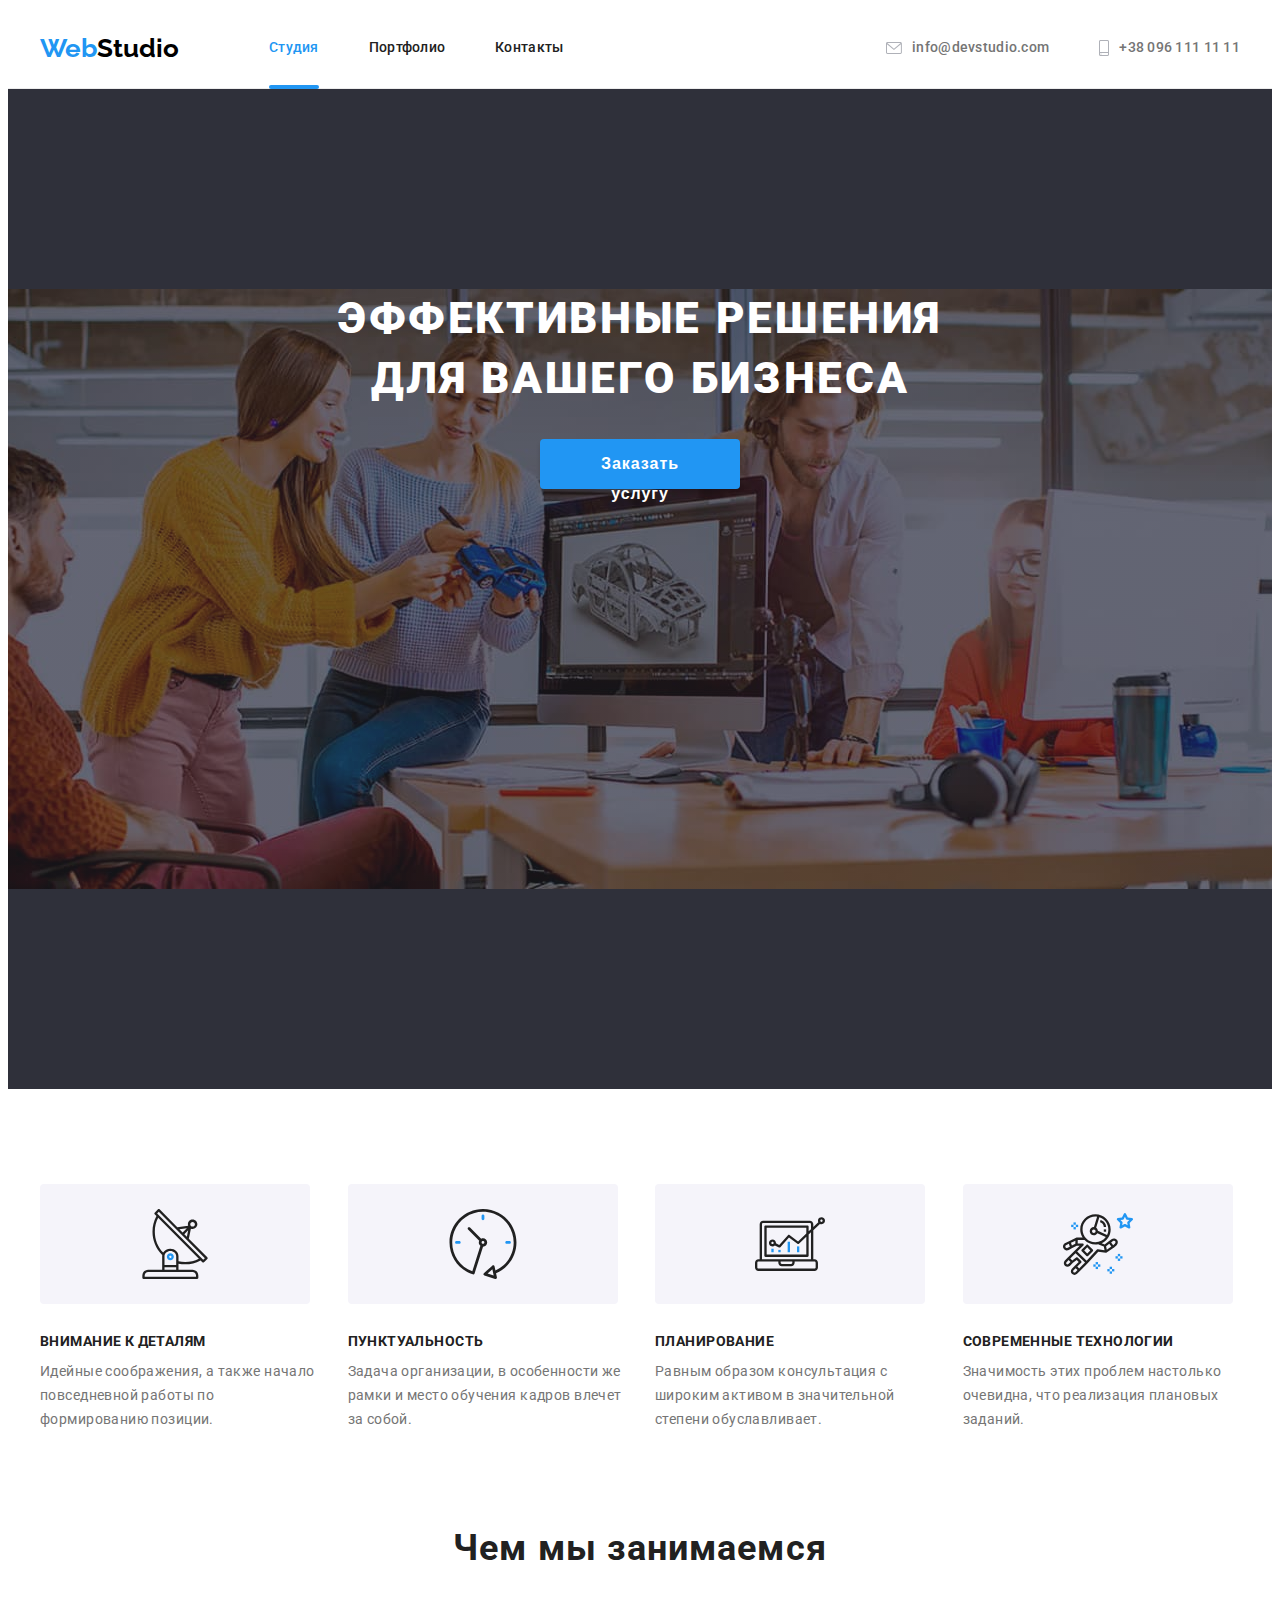
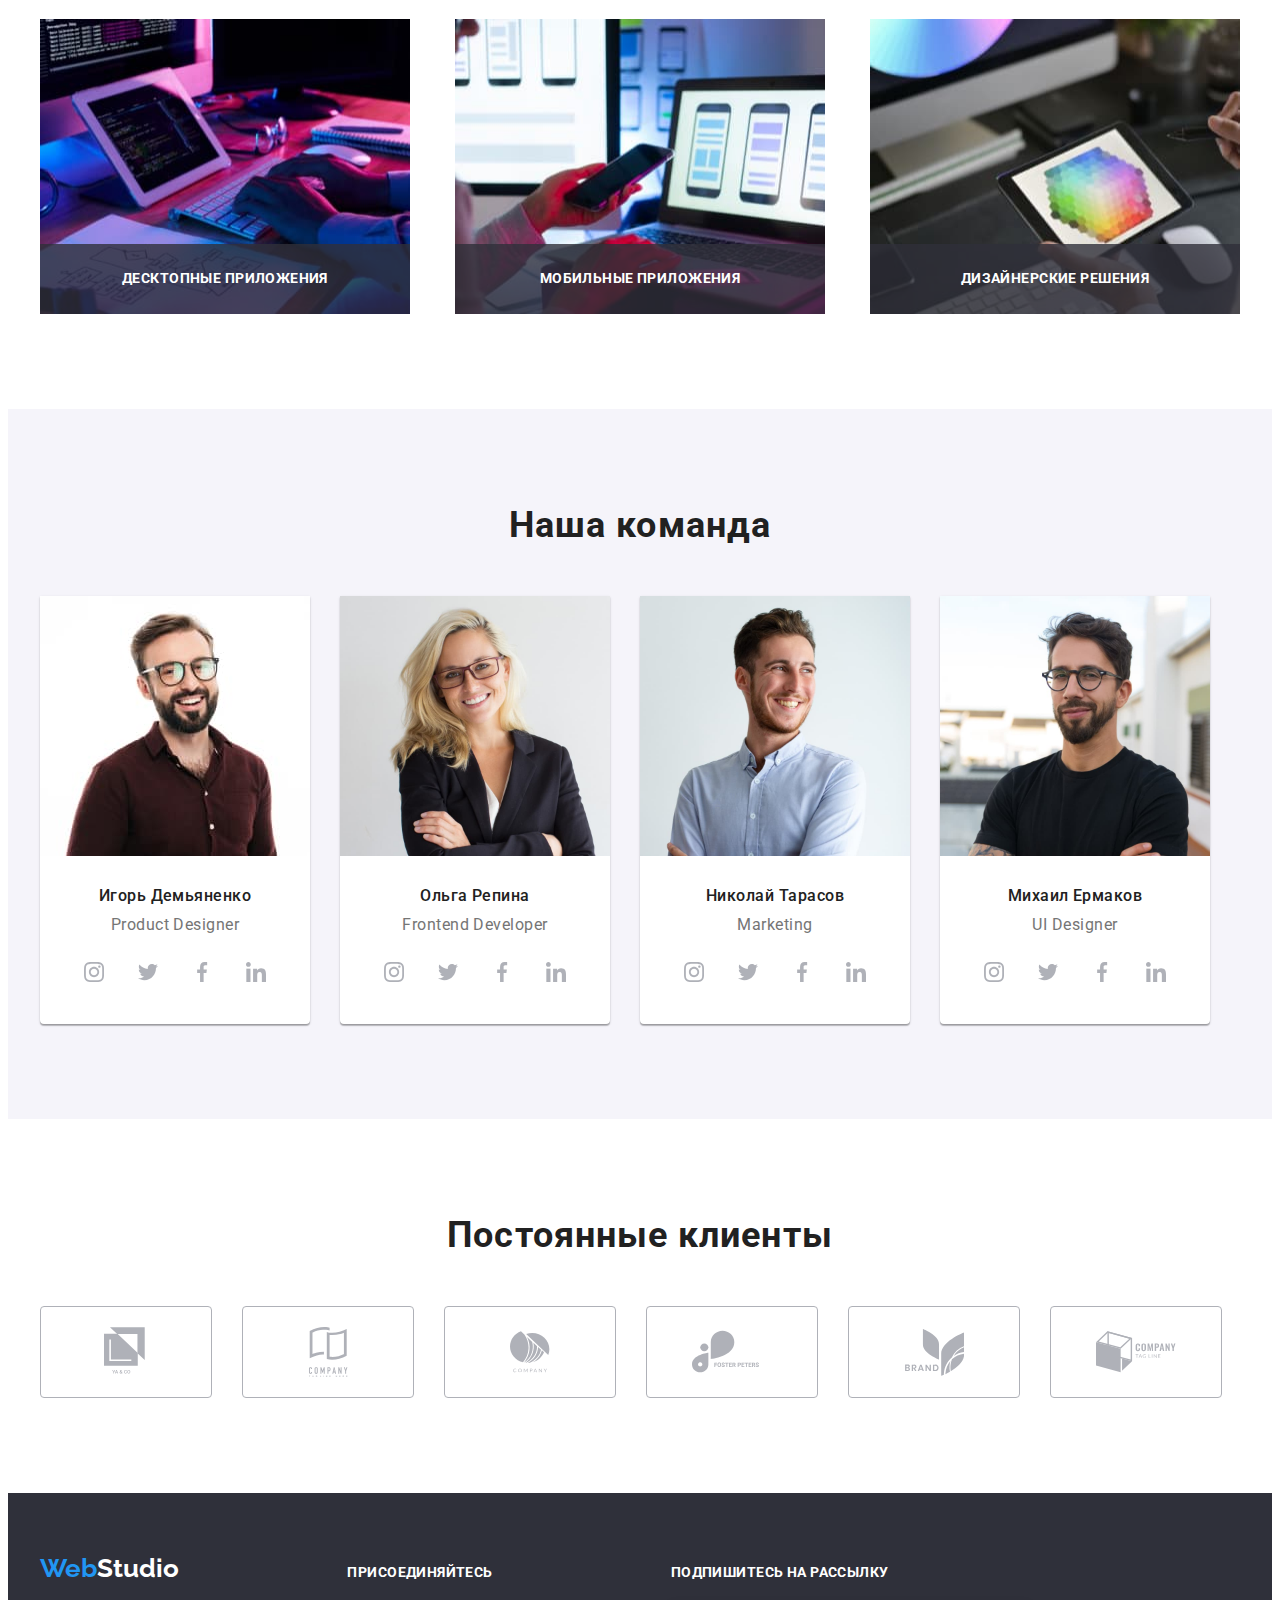
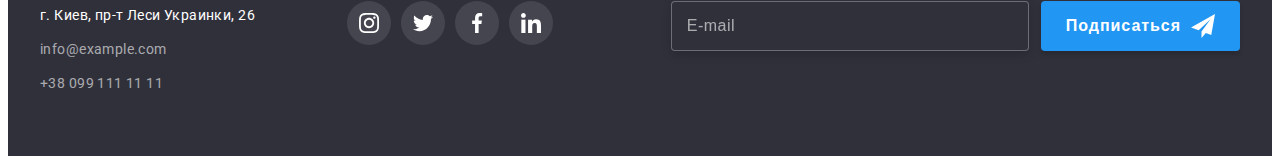
<file: index.html>
<!DOCTYPE html>
<html lang="ru">

<head>
    <meta charset="UTF-8">
    <meta http-equiv="X-UA-Compatible" content="IE=edge">
    <meta name="viewport" content="width=device-width, initial-scale=1.0">
    <title lang="en">WebStudio</title>
    <link rel="preconnect" href="https://fonts.gstatic.com">
    <link rel="stylesheet" href="https://cdnjs.cloudflare.com/ajax/libs/modern-normalize/1.0.0/modern-normalize.min.css" integrity="sha512-ISS7cAi1PEhQ8jnbJpJZMd29NlhNj4AWYyLOSp2CE/CsHxTCu+r+t0D2yoJudVrd0/8fTVPUVDzY5Tvli75u/g==" crossorigin="anonymous" />
    <link href="https://fonts.googleapis.com/css2?family=Raleway:wght@700&family=Roboto:wght@400;500;700;900&display=swap" rel="stylesheet">
    <link rel="stylesheet" href="./css/styles.css">
</head>

<body>
    <header class="header">
        <div class="navigation container">
            <nav>
                <ul class="list navigation">
                    <li><a class="logo link" lang="en" href="./index.html">Web<span class="logo-dark">Studio</span></a></li>
                    <li class="menu-left-side"><a class="link current nav" href="./index.html">Студия</a></li>
                    <li class="menu-left-side"><a class="link nav" href="./portfolio.html">Портфолио</a></li>
                    <li class="menu-left-side"><a class="link nav" href="">Контакты</a></li>
                </ul>
            </nav>
            <ul class="list navigation contacts">
                <li class="menu">
                    <a class="link upper-contacts" href="mailto:info@devstudio.com"><svg width="16" height="12"><use href="./images/sprite.svg#icon-envelope"></use></svg> <span class="text-nav">info@devstudio.com</span></a>
                </li>
                <li class="menu">
                    <a class="link upper-contacts" href="tel:+380961111111"><svg width="10" height="16"><use href="./images/sprite.svg#icon-smartphone"></use></svg><span class="text-nav">+38 096 111 11 11</span></a>
                </li>
            </ul>

        </div>

    </header>

    <main>
        <!-- HERO -->
        <section class="hero-section">
            <div class="container">
                <div class="hero-position">
                    <h1 class="hero-h1">Эффективные решения для вашего бизнеса</h1>
                    <button class="hero-button" type="button" data-modal-open>Заказать услугу</button></div>
            </div>
        </section>

        <!--FEATURES-->
        <section class="features-section">
            <div class="container">
                <h2 class="visually-hidden">Наши преимущества</h2>
                <ul class="list features-list">
                    <li class="feature-item">
                        <div class="feature-icon-wrap">
                            <svg class="features-icon" width="70" height="70">
                                <use href="./images/sprite.svg#icon-antenna"></use>
                            </svg>
                        </div>
                        <h3 class="features-header">Внимание к деталям</h3>
                        <p class="features-text">Идейные соображения, а также начало повседневной работы по формированию позиции.</p>

                    </li>
                    <li class="feature-item">
                        <div class="feature-icon-wrap">
                            <svg class="features-icon" width="70" height="70">
                                <use href="./images/sprite.svg#icon-clock"></use>
                            </svg>
                        </div>
                        <h3 class="features-header">Пунктуальность</h3>
                        <p class="features-text">Задача организации, в особенности же рамки и место обучения кадров влечет за собой.</p>
                    </li>
                    <li class="feature-item">
                        <div class="feature-icon-wrap"><svg class="features-icon" width="70" height="70"><use href="./images/sprite.svg#icon-diagram"></use></svg>
                        </div>
                        <h3 class="features-header">Планирование</h3>
                        <p class="features-text">Равным образом консультация с широким активом в значительной степени обуславливает.</p>
                    </li>
                    <li class="feature-item">
                        <div class="feature-icon-wrap"><svg class="features-icon" width="70" height="70"><use href="./images/sprite.svg#icon-astronaut"></use></svg>
                        </div>
                        <h3 class="features-header">Современные технологии</h3>
                        <p class="features-text">Значимость этих проблем настолько очевидна, что реализация плановых заданий.</p>
                    </li>
                </ul>
            </div>


        </section>

        <!--WEDO-->
        <section class="wedo-section">
            <div class="container">
                <h2 class="headline-section">Чем мы занимаемся</h2>
                <ul class="list wedo-img">
                    <li class="we-do-card">
                        <p class="we-do-capture">десктопные приложения</p>
                        <img src="./images/box_1.jpg" alt="десктопные приложения" width="370" height="295"></li>
                    <li class="we-do-card">
                        <p class="we-do-capture">мобильные приложения</p>

                        <img src="./images/box_2.jpg" alt="мобильные приложения" width="370" height="295"></li>
                    <li class="we-do-card">
                        <p class="we-do-capture">дизайнерские решения</p>

                        <img src="./images/box_3.jpg" alt="дизайнерские решения" width="370" height="295"></li>
                </ul>

            </div>

        </section>

        <!--TEAM-->
        <section class="team-section">
            <div class="container">
                <h2 class="headline-section">Наша команда</h2>
                <ul class="team-list list">
                    <li>
                        <div class="team-card">
                            <img src="./images/people/igor.jpg" alt="игорь в очках с бородой улыбается" width="270" height="260">
                            <div class="team-capture">
                                <h3 class="card-header">Игорь Демьяненко</h3>
                                <p class="card-text" lang="en">Product Designer</p>
                                <ul class="list socials-list">
                                    <li class="socials-icon-wrap">
                                        <a href="" class="socials-icon-item"><svg class="socials-icon" width="20" height="20"><use href="./images/sprite.svg#icon-instagram"></use></svg></a>
                                    </li>
                                    <li class="socials-icon-wrap">
                                        <a href="" class="socials-icon-item"><svg class="socials-icon" width="20" height="20"><use href="./images/sprite.svg#icon-twitter"></use></svg></a>
                                    </li>
                                    <li class="socials-icon-wrap">
                                        <a href="" class="socials-icon-item"><svg class="socials-icon" width="20" height="20"><use href="./images/sprite.svg#icon-facebook"></use></svg></a>
                                    </li>
                                    <li class="socials-icon-wrap">
                                        <a href="" class="socials-icon-item"><svg class="socials-icon" width="20" height="20"><use href="./images/sprite.svg#icon-linkedin"></use></svg></a>
                                    </li>
                                </ul>
                            </div>

                        </div>

                    </li>
                    <li>
                        <div class="team-card">
                            <img src="./images/people/olga.jpg" alt="ольга в очках улыбается" width="270" height="260">
                            <div class="team-capture">
                                <h3 class="card-header">Ольга Репина</h3>
                                <p class="card-text" lang="en">Frontend Developer</p>
                                <ul class="list socials-list">
                                    <li class="socials-icon-wrap">
                                        <a href="" class="socials-icon-item"><svg class="socials-icon" width="20" height="20"><use href="./images/sprite.svg#icon-instagram"></use></svg></a>
                                    </li>
                                    <li class="socials-icon-wrap">
                                        <a href="" class="socials-icon-item"><svg class="socials-icon" width="20" height="20"><use href="./images/sprite.svg#icon-twitter"></use></svg></a>
                                    </li>
                                    <li class="socials-icon-wrap">
                                        <a href="" class="socials-icon-item"><svg class="socials-icon" width="20" height="20"><use href="./images/sprite.svg#icon-facebook"></use></svg></a>
                                    </li>
                                    <li class="socials-icon-wrap">
                                        <a href="" class="socials-icon-item"><svg class="socials-icon" width="20" height="20"><use href="./images/sprite.svg#icon-linkedin"></use></svg></a>
                                    </li>
                                </ul>
                            </div>

                        </div>
                    </li>
                    <li>
                        <div class="team-card">
                            <img src="./images/people/nick.jpg" alt="николай улыбается" width="270" height="260">
                            <div class="team-capture">
                                <h3 class="card-header">Николай Тарасов</h3>
                                <p class="card-text" lang="en">Marketing</p>
                                <ul class="list socials-list">
                                    <li class="socials-icon-wrap">
                                        <a href="" class="socials-icon-item"><svg class="socials-icon" width="20" height="20"><use href="./images/sprite.svg#icon-instagram"></use></svg></a>
                                    </li>
                                    <li class="socials-icon-wrap">
                                        <a href="" class="socials-icon-item"><svg class="socials-icon" width="20" height="20"><use href="./images/sprite.svg#icon-twitter"></use></svg></a>
                                    </li>
                                    <li class="socials-icon-wrap">
                                        <a href="" class="socials-icon-item"><svg class="socials-icon" width="20" height="20"><use href="./images/sprite.svg#icon-facebook"></use></svg></a>
                                    </li>
                                    <li class="socials-icon-wrap">
                                        <a href="" class="socials-icon-item"><svg class="socials-icon" width="20" height="20"><use href="./images/sprite.svg#icon-linkedin"></use></svg></a>
                                    </li>
                                </ul>
                            </div>

                        </div>
                    </li>
                    <li>
                        <div class="team-card">
                            <img src="./images/people/michal.jpg" alt="михаил немного улыбается" width="270" height="260">
                            <div class="team-capture">
                                <h3 class="card-header">Михаил Ермаков</h3>
                                <p class="card-text" lang="en">UI Designer</p>
                                <ul class="list socials-list">
                                    <li class="socials-icon-wrap">
                                        <a href="" class="socials-icon-item"><svg class="socials-icon" width="20" height="20"><use href="./images/sprite.svg#icon-instagram"></use></svg></a>
                                    </li>
                                    <li class="socials-icon-wrap">
                                        <a href="" class="socials-icon-item"><svg class="socials-icon" width="20" height="20"><use href="./images/sprite.svg#icon-twitter"></use></svg></a>
                                    </li>
                                    <li class="socials-icon-wrap">
                                        <a href="" class="socials-icon-item"><svg class="socials-icon" width="20" height="20"><use href="./images/sprite.svg#icon-facebook"></use></svg></a>
                                    </li>
                                    <li class="socials-icon-wrap">
                                        <a href="" class="socials-icon-item"><svg class="socials-icon" width="20" height="20"><use href="./images/sprite.svg#icon-linkedin"></use></svg></a>
                                    </li>
                                </ul>
                            </div>

                        </div>
                    </li>
                </ul>
            </div>

        </section>

        <!--CLIENTS-->
        <section class="clients-section">
            <div class="container">
                <h2 class="headline-section">Постоянные клиенты</h2>
                <ul class="clients-list list">
                    <li class="clients-list-item">
                        <a href="" class="clients-list-link"><svg class="client-icon" width="45" height="50"><use href="./images/sprite.svg#icon-logo-1"></use></svg></a>
                    </li>
                    <li class="clients-list-item">
                        <a href="" class="clients-list-link"><svg class="client-icon" width="45" height="50"><use href="./images/sprite.svg#icon-logo-2"></use></svg></a>
                    </li>
                    <li class="clients-list-item">
                        <a href="" class="clients-list-link"><svg class="client-icon" width="40" height="52"><use href="./images/sprite.svg#icon-logo-3"></use></svg></a>
                    </li>
                    <li class="clients-list-item">
                        <a href="" class="clients-list-link"><svg class="client-icon" width="80" height="50"><use href="./images/sprite.svg#icon-logo-4"></use></svg></a>
                    </li>
                    <li class="clients-list-item">
                        <a href="" class="clients-list-link"><svg class="client-icon" width="59" height="47"><use href="./images/sprite.svg#icon-logo-5"></use></svg></a>
                    </li>
                    <li class="clients-list-item">
                        <a href="" class="clients-list-link"><svg class="client-icon" width="80" height="50"><use href="./images/sprite.svg#icon-logo-6 "></use></svg></a>
                    </li>
                </ul>
            </div>
        </section>
    </main>

    <footer class="footer-section">
        <div class="footer-position container">
            <div class="right-footer">
                <a lang="en" class="logo-down link" href="./index.html">Web<span class="logo-light">Studio</span></a>
                <address class="general-adress">
            <ul class="list ">
                <li class="address-item"><a class="link address" href="https://goo.gl/maps/BEkhHuZWLyBjJodx8" target="_blank" rel="noreferrer noopenerr" >г. Киев, пр-т Леси Украинки, 26</a></li>
                <li class="address-item"><a class="link bottom-contacts" href="mailto:info@example.com">info@example.com</a></li>
                <li class="address-item"><a class="link bottom-contacts" href="tel:+380991111111">+38 099 111 11 11</a></li>
            </ul>
                </address>
            </div>


            <div class="side-footer">
                <p class="call-action">Присоединяйтесь</p>
                <ul class="list socials-list-footer">
                    <li class="socials-footer-item">
                        <a href="" class="socials-icon-item-footer"><svg class="socials-icon" width="20" height="20"><use href="./images/sprite.svg#icon-instagram "></use></svg>
                        </a>
                    </li>
                    <li class="socials-footer-item">
                        <a href="" class="socials-icon-item-footer"><svg class="socials-icon" width="20" height="20"><use href="./images/sprite.svg#icon-twitter "></use></svg>
                        </a>
                    </li>
                    <li class="socials-footer-item">
                        <a href="" class="socials-icon-item-footer"><svg class="socials-icon" width="20" height="20"><use href="./images/sprite.svg#icon-facebook "></use></svg>
                        </a>
                    </li>
                    <li class="socials-footer-item">
                        <a href="" class="socials-icon-item-footer"><svg class="socials-icon" width="20" height="20"><use href="./images/sprite.svg#icon-linkedin "></use></svg>
                        </a>
                    </li>
                </ul>
            </div>
            <div class="form-side">
                <p class="form-call">Подпишитесь на рассылку
                </p>
                <form action="#" class="subsc-form">
                    <label for="subsc-mail" class="visually-hidden">Подписка на рассылку</label>
                    <input id="subsc-mail" required type="email" name="mail-for-subscribe" placeholder="E-mail" class="subsc-input">
                    <button type="submit" class="subsc-btn">
                        Подписаться
                        <svg class="send-icon" width="24" height="24"><use href="./images/sprite.svg#icon-send"></use></svg>
                    </button>
                </form>
            </div>
        </div>
    </footer>

    <div class="backdrop is-hidden" data-modal>
        <div class="hero-modal">
            <button class="modal-close" type="button" data-modal-close><svg class="close-icon" width="16" height="16" ><use href="./images/sprite.svg#icon-close"></use></svg>
            </button>
            <form action="#" class="modal-form">
                <p class="modal-call">Оставьте свои данные, мы вам перезвоним</p>
                <label class="modal-input-label">
                    Имя
                    <span class="icon-input-wrap">
                        <input type="text" class="modal-input" name="user-name" required minlength="2">
                        <svg class="form-icon" width="18" height="18"><use href="./images/sprite.svg#icon-person"></use></svg>
                    </span>
                </label>
                <label class="modal-input-label">
                    Телефон
                    <span class="icon-input-wrap">
                        <input type="tel" class="modal-input" name="user-phone" required pattern="[0-9]{3}-[0-9]{3}-[0-9]{2}-[0-9]{2}" title="096-111-11-11">
                        <svg class="form-icon" width="18" height="18"><use href="./images/sprite.svg#icon-tel"></use></svg>
                    </span>
                </label>
                <label class="modal-input-label">
                    Почта
                    <span class="icon-input-wrap">
                        <input type="email" class="modal-input" name="user-mail" required>
                        <svg class="form-icon" width="18" height="18"><use href="./images/sprite.svg#icon-email"></use></svg>
                </span>
                </label>
                <label class="modal-textarea-label">
                    Комментарий
                    <textarea name="user-message" class="modal-textarea" placeholder="Введите текст"></textarea>
                </label>
                <div class="term-wrap">
                    <input id="check-term" type="checkbox" name="user-agreement" class="visually-hidden modal-check">
                    <label for="check-term" class="modal-check-label">Соглашаюсь с рассылкой и принимаю&nbsp;<a href="#" class="link term-link">Условия договора</a></label>
                </div>
                <button type="submit" class="modal-form-btn">
                    Отправить
                </button>
            </form>
        </div>
    </div>
    <script src="./js/modal.js"></script>
</body>

</html>
</file>
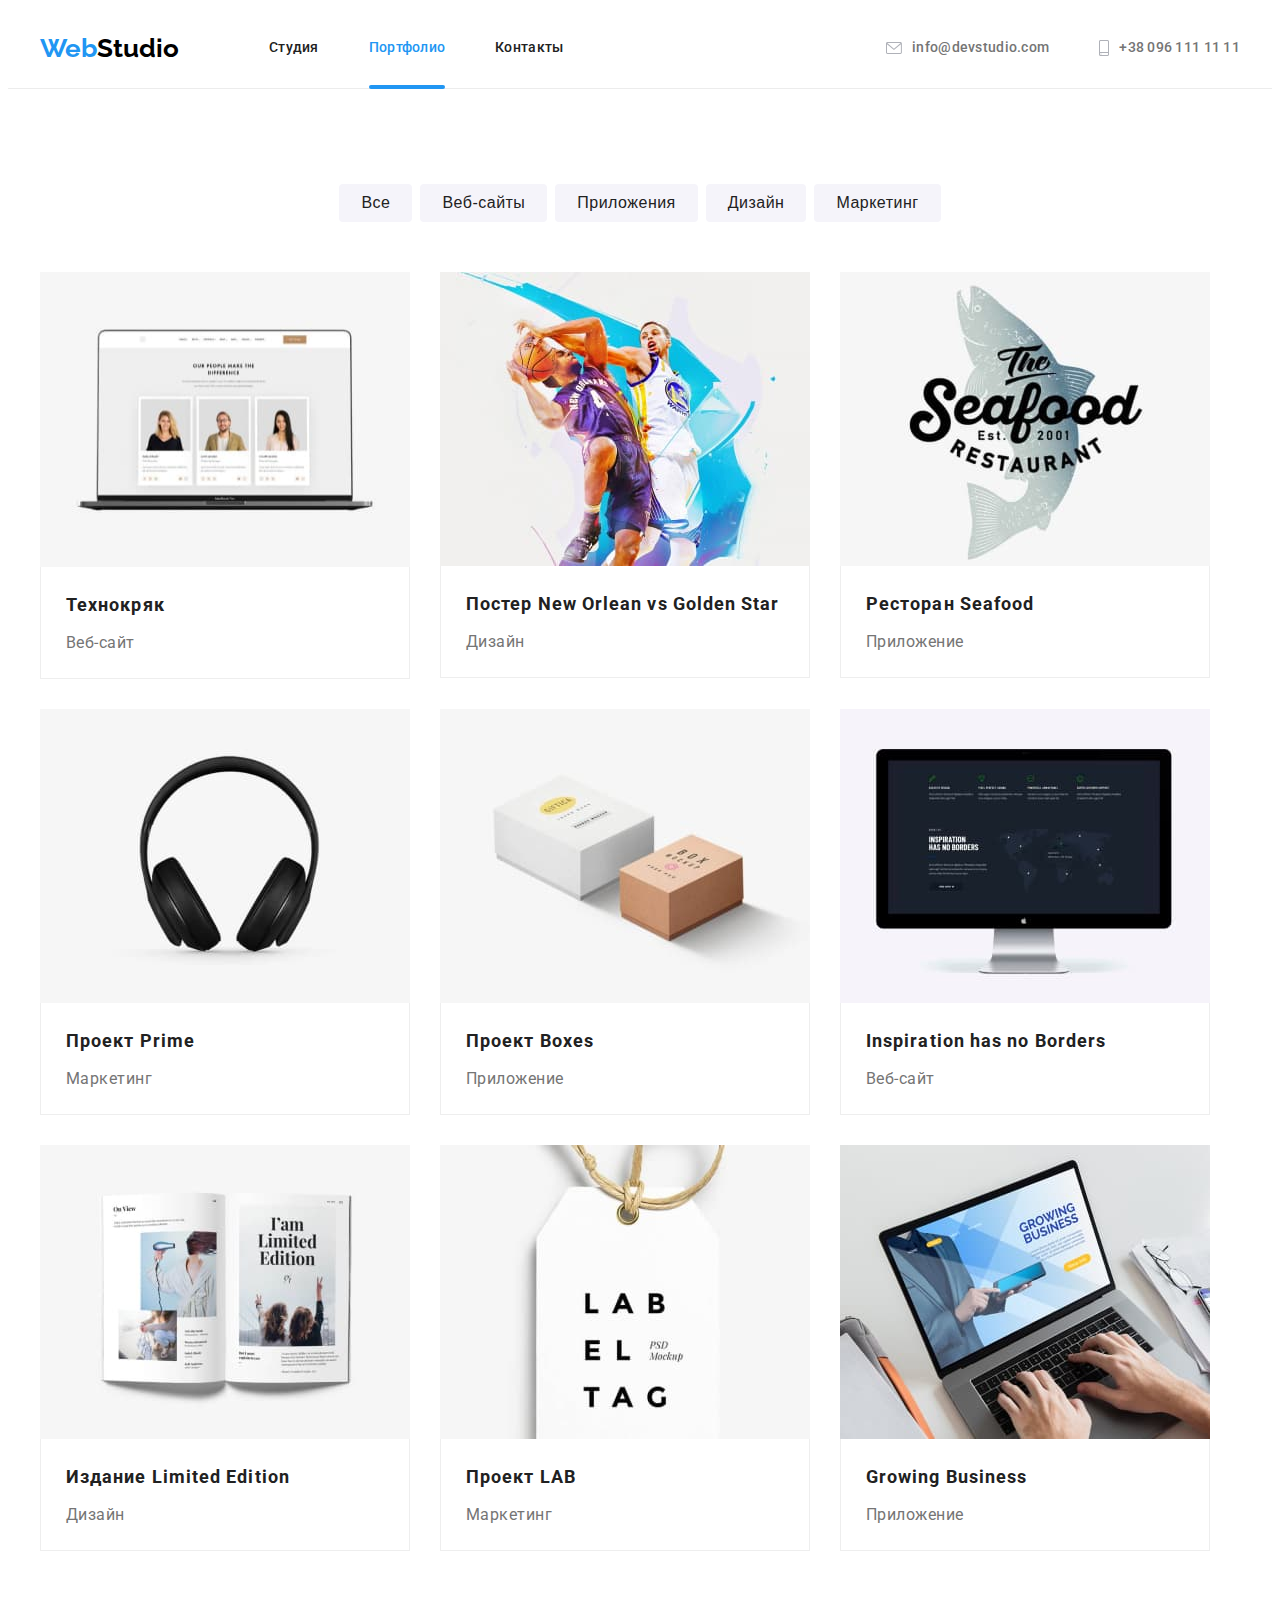
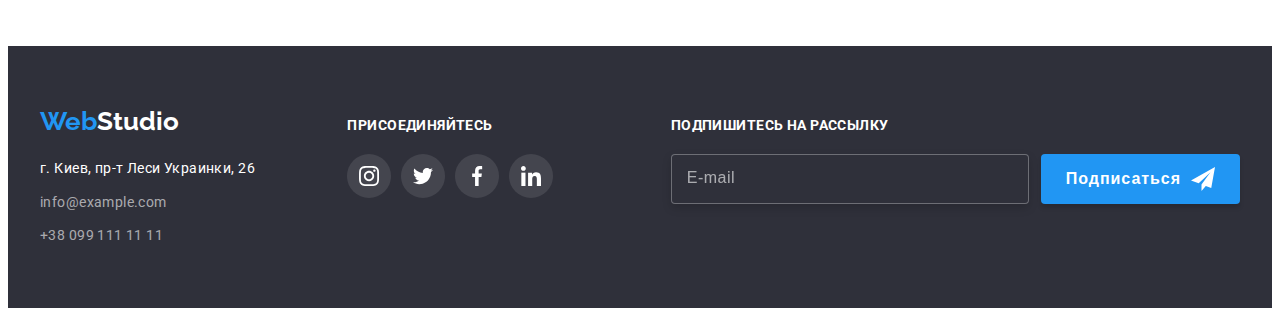
<file: portfolio.html>
<!DOCTYPE html>
<html lang="en">

<head>
    <meta charset="UTF-8">
    <meta http-equiv="X-UA-Compatible" content="IE=edge">
    <meta name="viewport" content="width=device-width, initial-scale=1.0">
    <title>WebStudio</title>
    <link rel="preconnect" href="https://fonts.gstatic.com">
    <link rel="stylesheet" href="https://cdnjs.cloudflare.com/ajax/libs/modern-normalize/1.0.0/modern-normalize.min.css" integrity="sha512-ISS7cAi1PEhQ8jnbJpJZMd29NlhNj4AWYyLOSp2CE/CsHxTCu+r+t0D2yoJudVrd0/8fTVPUVDzY5Tvli75u/g==" crossorigin="anonymous" />
    <link href="https://fonts.googleapis.com/css2?family=Raleway:wght@700&family=Roboto:wght@400;500;700;900&display=swap" rel="stylesheet">
    <link rel="stylesheet" href="./css/styles.css">
</head>

<body>
    <header class="header">
        <div class="navigation container">
            <nav>
                <ul class="list navigation">
                    <li><a class="logo link" lang="en" href="./index.html">Web<span class="logo-dark">Studio</span></a></li>
                    <li class="menu-left-side"><a class="link nav" href="./index.html">Студия</a></li>
                    <li class="menu-left-side"><a class="link current nav" href="./portfolio.html">Портфолио</a></li>
                    <li class="menu-left-side"><a class="link nav" href="">Контакты</a></li>
                </ul>
            </nav>
            <ul class="list navigation contacts">
                <li class="menu">

                    <a class="link upper-contacts" href="mailto:info@devstudio.com"> <svg width="16" height="12">
                        <use href="./images/sprite.svg#icon-envelope"></use>
                    </svg> <span class="text-nav">info@devstudio.com</span></a>
                </li>
                <li class="menu">

                    <a class="link upper-contacts" href="tel:+380961111111"><svg width="10" height="16">
                        <use href="./images/sprite.svg#icon-smartphone"></use>
                    </svg><span class="text-nav">+38 096 111 11 11</span></a></li>
            </ul>

        </div>

    </header>
    <main>
        <section class="portfolio-section">
            <div class="container">
                <h1 class="visually-hidden">Наши работы</h1>
                <ul class="btn-list list">
                    <li class="btn-list-item"><button class="filter-button" type="button">Все</button></li>
                    <li class="btn-list-item"><button class="filter-button" type="button">Веб-сайты</button></li>
                    <li class="btn-list-item"><button class="filter-button" type="button">Приложения</button></li>
                    <li class="btn-list-item"><button class="filter-button" type="button">Дизайн</button></li>
                    <li class="btn-list-item"><button class="filter-button" type="button">Маркетинг</button></li>
                </ul>
                <ul class="case-list list">
                    <li>
                        <a href="" class="por-card link">
                            <div class="overlay-wrap">
                                <p class="overlay-porcard">Технокряк это современная площадка распространения коронавируса. Компании используют эту платформу для цифрового шпионажа и атак на защищённые сервера конкурентов.</p>
                                <img src="./images/portfolio/img.jpg" width="370" height="295" alt="сайт с карточками про людей">
                            </div>
                            <div class="card-capture">
                                <h2 class="card-header-portfolio">Технокряк</h2>
                                <p class="card-text-portfolio">Веб-сайт</p>
                            </div>
                        </a>

                    </li>
                    <li>
                        <a href="" class="por-card link">
                            <div class="overlay-wrap">
                                <p class="overlay-porcard">Lorem ipsum dolor sit amet consectetur adipisicing elit. Amet totam perspiciatis laboriosam fuga voluptates.</p>
                                <img src="./images/portfolio/img-1.jpg" width="370" alt="двое играют в баскетбол">

                            </div>
                            <div class="card-capture">
                                <h2 class="card-header-portfolio">Постер New Orlean vs Golden Star</h2>
                                <p class="card-text-portfolio">Дизайн</p>
                            </div>
                        </a>

                    </li>
                    <li>
                        <a href="" class="por-card link">
                            <div class="overlay-wrap">
                                <p class="overlay-porcard">Lorem ipsum dolor sit amet consectetur adipisicing elit. Amet totam perspiciatis laboriosam fuga voluptates.</p>
                                <img src="./images/portfolio/img-2.jpg" width="370" alt="логотип с рыбой на заднем плане">
                            </div>
                            <div class="card-capture">
                                <h2 class="card-header-portfolio">Ресторан Seafood</h2>
                                <p class="card-text-portfolio">Приложение</p>
                            </div>
                        </a>

                    </li>
                    <li>
                        <a href="" class="por-card link">
                            <div class="overlay-wrap">
                                <p class="overlay-porcard">Lorem, ipsum dolor sit amet consectetur adipisicing elit. Tenetur obcaecati sunt laboriosam pariatur dolorem quaerat facilis quasi totam voluptates explicabo, aliquid debitis quod quia nobis nihil reprehenderit nostrum
                                    labore? Eligendi!</p>
                                <img src="./images/portfolio/img-3.jpg" width="370" alt="наушники">
                            </div>
                            <div class="card-capture">
                                <h2 class="card-header-portfolio">Проект Prime</h2>
                                <p class="card-text-portfolio">Маркетинг</p>
                            </div>
                        </a>

                    </li>
                    <li>
                        <a href="" class="por-card link">
                            <div class="overlay-wrap">
                                <p class="overlay-porcard">Lorem ipsum dolor sit amet consectetur, adipisicing elit. Labore accusantium, commodi perferendis doloremque, perspiciatis vero adipisci quam maiores eum ipsam repellendus doloribus quibusdam! Sed recusandae distinctio
                                    est voluptatem in a?</p>
                                <img src="./images/portfolio/img-4.jpg" width="370" alt="две коробки картонные">
                            </div>
                            <div class="card-capture">
                                <h2 class="card-header-portfolio">Проект Boxes</h2>
                                <p class="card-text-portfolio">Приложение</p>
                            </div>
                        </a>

                    </li>
                    <li>
                        <a href="" class="por-card link">
                            <div class="overlay-wrap">
                                <p class="overlay-porcard">Lorem, ipsum dolor sit amet consectetur adipisicing elit. Tenetur obcaecati sunt laboriosam pariatur dolorem quaerat facilis quasi totam voluptates explicabo, aliquid debitis quod quia nobis nihil reprehenderit nostrum</p>
                                <img src="./images/portfolio/img-5.jpg" width="370" alt="монитор с сайтом в темной теме">
                            </div>
                            <div class="card-capture">
                                <h2 class="card-header-portfolio">Inspiration has no Borders</h2>
                                <p class="card-text-portfolio">Веб-сайт</p>
                            </div>
                        </a>

                    </li>
                    <li>
                        <a href="" class="por-card link">
                            <div class="overlay-wrap">
                                <p class="overlay-porcard">Lorem, ipsum dolor sit amet consectetur adipisicing elit. Tenetur obcaecati sunt laboriosam pariatur dolorem quaerat facilis quasi totam voluptates explicabo, aliquid debitis quod quia nobis nihil reprehenderit nostrum
                                    labore? Eligendi!</p>
                                <img src="./images/portfolio/img-6.jpg" width="370" alt="глянцевый журнал">
                            </div>
                            <div class="card-capture">
                                <h2 class="card-header-portfolio">Издание Limited Edition</h2>
                                <p class="card-text-portfolio">Дизайн</p>
                            </div>
                        </a>


                    </li>
                    <li>
                        <a href="" class="por-card link">
                            <div class="overlay-wrap">
                                <p class="overlay-porcard">Lorem, ipsum dolor sit amet consectetur adipisicing elit. Tenetur obcaecati sunt laboriosam pariatur dolorem quaerat facilis quasi totam voluptates explicabo, aliquid debitis quod quia nobis nihil reprehenderit nostrum
                                    labore? Eligendi!</p>
                                <img src="./images/portfolio/img-7.jpg" width="370" alt="бирка с надписью лейбл">
                            </div>
                            <div class="card-capture">
                                <h2 class="card-header-portfolio">Проект LAB</h2>
                                <p class="card-text-portfolio">Маркетинг</p>
                            </div>
                        </a>


                    </li>
                    <li>
                        <a href="" class="por-card link">
                            <div class="overlay-wrap">
                                <p class="overlay-porcard">Lorem, ipsum dolor sit amet consectetur adipisicing elit. Tenetur obcaecati sunt laboriosam pariatur dolorem quaerat facilis quasi totam voluptates explicabo, aliquid debitis quod quia nobis nihil reprehenderit nostrum
                                    labore? Eligendi!</p>
                                <img src="./images/portfolio/img-8.jpg" width="370" alt="ноутбук и руки">

                            </div>
                            <div class="card-capture">
                                <h2 class="card-header-portfolio">Growing Business</h2>
                                <p class="card-text-portfolio">Приложение</p>
                            </div>
                        </a>

                    </li>
                </ul>
            </div>

        </section>
    </main>
    <footer class="footer-section">
        <div class="footer-position container">
            <div class="right-footer">
                <a lang="en" class="logo-down link" href="./index.html">Web<span class="logo-light">Studio</span></a>
                <address class="general-adress">
            <ul class="list ">
                <li class="address-item"><a class="link address" href="https://goo.gl/maps/BEkhHuZWLyBjJodx8" target="_blank" rel="noreferrer noopenerr" >г. Киев, пр-т Леси Украинки, 26</a></li>
                <li class="address-item"><a class="link bottom-contacts" href="mailto:info@example.com">info@example.com</a></li>
                <li class="address-item"><a class="link bottom-contacts" href="tel:+380991111111">+38 099 111 11 11</a></li>
            </ul>
                </address>
            </div>


            <div class="side-footer">
                <p class="call-action">Присоединяйтесь</p>
                <ul class="list socials-list-footer">
                    <li class="socials-footer-item">
                        <a href="" class="socials-icon-item-footer"><svg class="socials-icon" width="20" height="20"><use href="./images/sprite.svg#icon-instagram "></use></svg>
                        </a>
                    </li>
                    <li class="socials-footer-item">
                        <a href="" class="socials-icon-item-footer"><svg class="socials-icon" width="20" height="20"><use href="./images/sprite.svg#icon-twitter "></use></svg>
                        </a>
                    </li>
                    <li class="socials-footer-item">
                        <a href="" class="socials-icon-item-footer"><svg class="socials-icon" width="20" height="20"><use href="./images/sprite.svg#icon-facebook "></use></svg>
                        </a>
                    </li>
                    <li class="socials-footer-item">
                        <a href="" class="socials-icon-item-footer"><svg class="socials-icon" width="20" height="20"><use href="./images/sprite.svg#icon-linkedin "></use></svg>
                        </a>
                    </li>
                </ul>
            </div>
            <div class="form-side">
                <p class="form-call">Подпишитесь на рассылку
                </p>
                <form action="#" class="subsc-form">
                    <label for="subsc-mail" class="visually-hidden">Подписка на рассылку</label>
                    <input id="subsc-mail" required type="email" name="mail-for-subscribe" placeholder="E-mail" class="subsc-input">
                    <button type="submit" class="subsc-btn">
                        Подписаться
                        <svg class="send-icon" width="24" height="24"><use href="./images/sprite.svg#icon-send"></use></svg>
                    </button>
                </form>
            </div>
        </div>
    </footer>
</body>

</html>
</file>
<file: css/styles.css>
/* --- компоненты ---*/
            
             :root {
                --main-color: #212121;
                --second-color: #757575;
                --acent-color: #2196F3;
                --background-color-dark: #2F303A;
                --background-color-soft-gray: #F5F4FA;
                --button-hover-color: #188CE8;
                --white-font: #FFFFFF;
                --black-logo: #000000;
                --icon-color: #AFB1B8;
            }
            
            .visually-hidden {
                position: absolute !important;
                clip: rect(1px 1px 1px 1px);
                /* IE6, IE7 */
                clip: rect(1px, 1px, 1px, 1px);
                padding: 0 !important;
                border: 0 !important;
                height: 1px !important;
                width: 1px !important;
                overflow: hidden;
            }
            /*--- отменить стили по умолчанию ----*/
            
            h1,
            h2,
            h3,
            h4,
            h5,
            h6,
            p {
                margin: 0;
            }
            
            ul,
            ol {
                margin: 0;
                padding: 0;
            }
            
            img {
                display: block;
            }
            
            .general-adress {
                font-style: normal;
            }
            
            .list {
                list-style-type: none;
            }
            
            .link {
                text-decoration: none;
                color: inherit;
            }
            /*--- шрифты ---*/
            
            body {
                font-family: 'Roboto', sans-serif;
                color: var(--main-color);
            }
            
            .logo {
                font-family: 'Raleway', sans-serif;
                font-weight: 700;
                font-size: 26px;
                line-height: 1.19;
                color: var(--acent-color);
                margin-right: 90px;
                padding: 24px 0;
            }
            /* ========= STUDIO PAGE ========= */
            /* --- header --- */
            
            .header {
                border-bottom: 1px solid #ECECEC;
                display: block;
                /* position: fixed;
        width: 100%;
        background-color: var(--white-font);
        z-index: 10000; */
            }
            
            .navigation {
                display: flex;
                align-items: center;
            }
            
            .menu:not(:last-child) {
                margin-right: 50px;
            }
            
            .menu {
                display: flex;
                align-items: center;
            }
            
            .menu-left-side {
                display: flex;
                align-content: center;
                justify-content: center;
                position: relative;
            }
            
            .nav::after {
                content: "";
                width: 100%;
                height: 4px;
                border-radius: 2px;
                background-color: var(--acent-color);
                display: flex;
                position: absolute;
                margin-top: 29px;
                opacity: 0;
                transition: opacity 250ms cubic-bezier(0.4, 0, 0.2, 1);
            }
            
            .nav:hover::after {
                content: "";
                width: 100%;
                height: 4px;
                border-radius: 2px;
                background-color: var(--acent-color);
                display: flex;
                position: absolute;
                margin-top: 29px;
                opacity: 1;
            }
            
            .nav:focus::after {
                content: "";
                width: 100%;
                height: 4px;
                border-radius: 2px;
                background-color: var(--acent-color);
                display: flex;
                position: absolute;
                margin-top: 29px;
                opacity: 1;
            }
            
            .menu-left-side:not(:last-child) {
                margin-right: 50px;
            }
            
            .container {
                width: 1200px;
                margin: 0 auto;
                padding-left: 15px;
                padding-right: 15px;
            }
            
            .logo-dark {
                color: var(--black-logo);
            }
            
            .contacts {
                margin-left: auto;
            }
            
            .text-nav {
                margin-left: 10px;
            }
            
            .nav {
                font-weight: 500;
                font-size: 14px;
                line-height: 1.14;
                letter-spacing: 0.02em;
                padding-top: 32px;
                padding-bottom: 32px;
                display: block;
                transition: color 250ms cubic-bezier(0.4, 0, 0.2, 1);
            }
            
            .nav:hover,
            .nav:focus,
            .upper-contacts:hover,
            .upper-contacts:focus {
                color: var(--acent-color);
                fill: var(--acent-color);
            }
            
            .upper-contacts {
                font-weight: 500;
                font-size: 14px;
                line-height: 1.14;
                letter-spacing: 0.02em;
                color: var(--second-color);
                fill: var(--icon-color);
                padding-top: 32px;
                padding-bottom: 32px;
                display: flex;
                align-items: center;
                transition: color 250ms cubic-bezier(0.4, 0, 0.2, 1), fill 250ms cubic-bezier(0.4, 0, 0.2, 1);
            }
            
            .current {
                color: var(--acent-color);
            }
            
            .current::after {
                content: "";
                width: 100%;
                height: 4px;
                border-radius: 2px;
                background-color: var(--acent-color);
                display: flex;
                position: absolute;
                margin-top: 29px;
                opacity: 1;
            }
            /* --- main ---*/
            /* --- hero ---*/
            
            .hero-section {
                background-color: var(--background-color-dark);
                padding-bottom: 200px;
                padding-top: 200px;
                width: 100%;
                height: 600px;
                background-image: linear-gradient( rgba(47, 48, 58, 0.4), rgba(47, 48, 58, 0.4)), url("../images/big_bg.jpg");
                background-repeat: no-repeat;
                background-position: center;
            }
            
            .hero-h1 {
                font-weight: 900;
                font-size: 44px;
                line-height: 1.36;
                text-align: center;
                letter-spacing: 0.06em;
                text-transform: uppercase;
                color: var(--white-font);
                width: 696px;
                margin: 0 auto;
                margin-bottom: 30px;
            }
            
            .hero-button {
                background: var(--acent-color);
                box-shadow: 0px 4px 4px rgba(0, 0, 0, 0.15);
                border-radius: 4px;
                font-weight: 700;
                font-size: 16px;
                line-height: 1.87;
                letter-spacing: 0.06em;
                color: var(--white-font);
                cursor: pointer;
                border: 0px;
                padding-bottom: 10px;
                padding-top: 10px;
                padding-right: 30px;
                padding-left: 30px;
                display: block;
                margin: 0 auto;
                width: 200px;
                height: 50px;
                transition: background-color 250ms cubic-bezier(0.4, 0, 0.2, 1), box-shadow 250ms cubic-bezier(0.4, 0, 0.2, 1);
            }
            
            .hero-button:hover,
            .hero-button:focus {
                background: var(--button-hover-color);
                box-shadow: 0px 4px 4px rgba(0, 0, 0, 0.15);
                border-radius: 4px;
                border: 0px;
            }
            /* --- features --- */
            
            .feature-icon-wrap {
                background-color: #F5F4FA;
                width: 270px;
                height: 120px;
                display: flex;
                justify-content: center;
                align-items: center;
                border-radius: 4px;
                margin-bottom: 30px;
            }
            
            .features-section {
                padding-top: 95px;
                padding-bottom: 95px;
            }
            
            .features-list {
                display: flex;
                margin-left: -30px;
            }
            
            .feature-item {
                width: 270px;
                margin-left: 30px;
                flex-basis: calc((100% - 120px) / 4);
            }
            /* .feature-item:not(:last-child) {
                margin-right: 30px;
            } */
            
            .features-header {
                display: flex;
                font-weight: 700;
                font-size: 14px;
                line-height: 1.14;
                letter-spacing: 0.03em;
                text-transform: uppercase;
                margin-bottom: 10px;
            }
            
            .features-text {
                display: flex;
                font-size: 14px;
                line-height: 1.71;
                letter-spacing: 0.03em;
                color: var(--second-color);
            }
            /* --- we-do --- */
            
            .we-do-card {
                position: relative;
                display: flex;
                align-items: flex-end;
            }
            
            .we-do-capture {
                position: absolute;
                color: var(--white-font);
                text-transform: uppercase;
                font-weight: 700;
                font-size: 14px;
                line-height: 1.14;
                letter-spacing: 0.03em;
                background: rgba(47, 48, 58, 0.8);
                width: 100%;
                height: 70px;
                display: flex;
                align-items: center;
                justify-content: center;
            }
            
            .wedo-section {
                padding-bottom: 95px;
            }
            
            .headline-section {
                font-weight: 700;
                font-size: 36px;
                line-height: 1.17;
                text-align: center;
                letter-spacing: 0.03em;
                margin-bottom: 50px;
            }
            
            .wedo-img {
                display: flex;
                flex-wrap: wrap;
                justify-content: space-between;
            }
            /* --- team--- */
            
            .socials-list {
                display: flex;
                align-items: center;
                justify-content: space-between;
            }
            
            .socials-icon-wrap:not(:last-child) {
                margin-right: 10px;
            }
            
            .socials-icon-item {
                display: flex;
                align-items: center;
                justify-content: center;
                border-radius: 50%;
                width: 44px;
                height: 44px;
                background-color: var(--white-font);
                fill: var(--icon-color);
                transition: fill 250ms cubic-bezier(0.4, 0, 0.2, 1), background-color 250ms cubic-bezier(0.4, 0, 0.2, 1);
            }
            
            .socials-icon-item:hover,
            .socials-icon-item:focus,
            .socials-icon-item-footer:focus,
            .socials-icon-item-footer:hover {
                background-color: var(--acent-color);
                fill: var(--white-font);
                cursor: pointer;
            }
            
            .team-section {
                background-color: var(--background-color-soft-gray);
                padding-top: 95px;
                padding-bottom: 95px;
            }
            
            .team-list {
                display: flex;
                /* justify-content: space-between; */
                margin-left: -30px;
                width: 1170px;
            }
            
            .team-card {
                background: var(--white-font);
                box-shadow: 0px 1px 3px rgba(0, 0, 0, 0.12), 0px 1px 1px rgba(0, 0, 0, 0.14), 0px 2px 1px rgba(0, 0, 0, 0.2);
                border-radius: 0px 0px 4px 4px;
                margin-left: 30px;
                flex-basis: calc((100% - 120px) / 4);
            }
            
            .card-header {
                font-weight: 500;
                font-size: 16px;
                line-height: 1.19;
                letter-spacing: 0.03em;
                text-align: center;
                margin-bottom: 10px;
            }
            
            .team-capture {
                padding-bottom: 30px;
                padding-top: 30px;
                padding-right: 32px;
                padding-left: 32px;
            }
            
            .card-text {
                font-size: 16px;
                line-height: 1.19;
                letter-spacing: 0.03em;
                color: var(--second-color);
                text-align: center;
                margin-bottom: 16px;
            }
            /*----clients----*/
            
            .clients-section {
                padding-bottom: 95px;
                padding-top: 95px;
            }
            /* .clients-list-item {
    width: 170px;
    height: 90px;
    border: 1px solid #AFB1B8;
    border-radius: 4px;
    align-items: center;
    justify-content: center;
    display: flex;
    fill: var(--icon-color);
} */
            
            .clients-list-item:not(:last-child) {
                margin-right: 30px;
            }
            
            .clients-list-link:focus,
            .clients-list-link:hover {
                border: 1px solid var(--acent-color);
                cursor: pointer;
                fill: var(--acent-color);
            }
            
            .clients-list-link {
                width: 170px;
                height: 90px;
                border: 1px solid #AFB1B8;
                border-radius: 4px;
                align-items: center;
                justify-content: center;
                display: flex;
                fill: var(--icon-color);
                transition: border 250ms cubic-bezier(0.4, 0, 0.2, 1), fill 250ms cubic-bezier(0.4, 0, 0.2, 1);
            }
            
            .clients-list {
                display: flex;
                align-items: center;
            }
            /* --- footer --- */
            
            .footer-section {
                padding-top: 60px;
                padding-bottom: 60px;
                background-color: var(--background-color-dark);
            }
            
            .logo-light {
                color: var(--white-font);
            }
            
            .logo-down {
                font-family: 'Raleway', sans-serif;
                font-weight: 700;
                font-size: 26px;
                line-height: 1.19;
                color: var(--acent-color);
                margin-bottom: 20px;
                display: block;
            }
            
            .address-item:not(:last-child) {
                margin-bottom: 10px;
            }
            
            .address {
                font-size: 14px;
                line-height: 1.71;
                letter-spacing: 0.03em;
                color: var(--white-font);
                transition: color 250ms cubic-bezier(0.4, 0, 0.2, 1);
            }
            
            .bottom-contacts {
                font-size: 14px;
                line-height: 1.71;
                letter-spacing: 0.03em;
                color: rgba(255, 255, 255, 0.6);
                transition: color 250ms cubic-bezier(0.4, 0, 0.2, 1);
            }
            
            .address:focus,
            .bottom-contacts:focus,
            .address:hover,
            .bottom-contacts:hover {
                color: var(--acent-color);
            }
            
            .side-footer {
                margin-left: 70px;
            }
            
            .call-action {
                color: var(--white-font);
                text-transform: uppercase;
                font-weight: 700;
                font-size: 14px;
                letter-spacing: 0.03em;
                line-height: 1.14;
                margin-bottom: 20px;
            }
            
            .socials-list-footer {
                display: flex;
                align-items: center;
            }
            
            .footer-position {
                display: flex;
                align-items: baseline;
                justify-content: space-between;
            }
            
            .socials-icon-item-footer {
                fill: var(--white-font);
                display: flex;
                align-items: center;
                justify-content: center;
                width: 44px;
                height: 44px;
                border-radius: 50%;
                background-color: rgba(255, 255, 255, 0.1);
                transition: background-color 250ms cubic-bezier(0.4, 0, 0.2, 1);
            }
            
            .socials-footer-item:not(:last-child) {
                margin-right: 10px;
            }
            
            .form-call {
                text-transform: uppercase;
                color: var(--white-font);
                font-weight: 700;
                font-size: 14px;
                letter-spacing: 0.03em;
                line-height: 1.14;
                margin-bottom: 20px;
            }
            
            .form-side {
                margin-left: 95px;
            }
            
            .subsc-input::placeholder {
                color: rgba(255, 255, 255, 0.6);
                font-size: 16px;
                line-height: 1.25;
                display: flex;
                align-items: center;
                letter-spacing: 0.03em;
            }
            
            .subsc-form {
                display: flex;
            }
            
            .subsc-btn {
                padding-top: 10px;
                padding-bottom: 10px;
                padding-right: 25px;
                padding-left: 25px;
                background-color: var(--acent-color);
                box-shadow: 0px 4px 4px rgba(0, 0, 0, 0.15);
                border-radius: 4px;
                color: var(--white-font);
                font-weight: 700;
                font-size: 16px;
                line-height: 1.88;
                display: flex;
                align-items: center;
                letter-spacing: 0.06em;
                border: 0;
                margin-left: 12px;
                fill: var(--white-font);
                cursor: pointer;
                transition: background-color 250ms cubic-bezier(0.4, 0, 0.2, 1), box-shadow 250ms cubic-bezier(0.4, 0, 0.2, 1);
            }
            
            .subsc-btn:hover,
            .subsc-btn:focus {
                background: var(--button-hover-color);
                box-shadow: 0px 4px 4px rgba(0, 0, 0, 0.15);
            }
            
            .send-icon {
                margin-left: 10px;
            }
            
            .mail-for-subscribe {
                color: var(--white-font);
            }
            /* ========= PORTFOLIO PAGE ========= */
            /* хэдер и футер скопированы
            переместила только класс - current */
            
            .portfolio-section {
                padding-bottom: 95px;
                padding-top: 95px;
            }
            
            .subsc-input {
                width: 358px;
                height: 50px;
                border: 1px solid rgba(255, 255, 255, 0.3);
                box-sizing: border-box;
                filter: drop-shadow(0px 4px 4px rgba(0, 0, 0, 0.15));
                border-radius: 4px;
                background: #2F303A;
                color: var(--white-font);
                padding-left: 15px;
            }
            /* кнопки сверху */
            
            .filter-button {
                font-weight: 500;
                font-size: 16px;
                line-height: 1.62;
                text-align: center;
                letter-spacing: 0.03em;
                color: var(--main-color);
                background-color: var(--background-color-soft-gray);
                border-radius: 4px;
                cursor: pointer;
                border: 0px;
                padding-top: 6px;
                padding-bottom: 6px;
                padding-left: 22px;
                padding-right: 22px;
                transition: color 250ms cubic-bezier(0.4, 0, 0.2, 1), background-color 250ms cubic-bezier(0.4, 0, 0.2, 1), box-shadow 250ms cubic-bezier(0.4, 0, 0.2, 1);
            }
            
            .btn-list {
                display: flex;
                justify-content: center;
                margin-bottom: 50px;
            }
            
            .btn-list-item:not(:last-child) {
                margin-right: 8px;
            }
            
            .filter-button:hover,
            .filter-button:focus {
                background-color: var(--acent-color);
                color: var(--white-font);
                box-shadow: 0px 3px 1px rgba(0, 0, 0, 0.1), 0px 1px 2px rgba(0, 0, 0, 0.08), 0px 2px 2px rgba(0, 0, 0, 0.12);
            }
            /* карточка */
            
            .case-list {
                display: flex;
                flex-wrap: wrap;
                margin-top: -30px;
                margin-left: -30px;
                flex-basis: calc(100% / 3 - 30px)
            }
            
            .por-card {
                margin-left: 30px;
                margin-top: 30px;
                display: block;
                box-shadow: none;
                transition: box-shadow 250ms cubic-bezier(0.4, 0, 0.2, 1);
            }
            
            .por-card:hover,
            .por-card:focus {
                box-shadow: 0px 1px 1px rgba(0, 0, 0, 0.12), 0px 4px 4px rgba(0, 0, 0, 0.06), 1px 4px 6px rgba(0, 0, 0, 0.16);
                cursor: pointer;
            }
            
            .por-card:hover .overlay-porcard,
            .por-card:focus .overlay-porcard {
                transform: translateY(0%);
                opacity: 1;
            }
            
            .card-capture {
                padding-left: 25px;
                padding-bottom: 20px;
                border: 1px solid #EEEEEE;
                border-top: none;
                padding-top: 20px;
                padding-right: 25px;
            }
            
            .card-header-portfolio {
                font-weight: 700;
                font-size: 18px;
                line-height: 2;
                letter-spacing: 0.06em;
                margin-bottom: 5px;
            }
            
            .card-text-portfolio {
                font-size: 16px;
                line-height: 1.87;
                letter-spacing: 0.03em;
                color: var(--second-color);
            }
            /* overlay */
            
            .overlay-wrap {
                position: relative;
                overflow: hidden;
            }
            
            .overlay-porcard {
                position: absolute;
                top: 0;
                left: 0;
                opacity: 0;
                overflow: auto;
                background: rgba(33, 150, 243, 0.9);
                color: var(--white-font);
                padding-left: 24px;
                padding-right: 24px;
                padding-top: 60px;
                padding-bottom: 10px;
                font-size: 18px;
                line-height: 1.56;
                letter-spacing: 0.03em;
                height: 100%;
                transform: translateY(100%);
                transition: transform 250ms cubic-bezier(0.4, 0, 0.2, 1);
            }
            /*=======MODAL========*/
            
            .backdrop {
                position: fixed;
                top: 0;
                left: 0;
                width: 100vw;
                height: 100vh;
                background: rgba(0, 0, 0, 0.2);
                transition: opacity 250ms cubic-bezier(0.4, 0, 0.2, 1), visibility 250ms cubic-bezier(0.4, 0, 0.2, 1);
            }
            
            .hero-modal {
                position: absolute;
                top: 50%;
                left: 50%;
                transform: translate(-50%, -50%);
                width: 528px;
                height: 580px;
                background-color: var(--white-font);
                border-radius: 4px;
                box-shadow: 0px 1px 3px rgba(0, 0, 0, 0.12), 0px 1px 1px rgba(0, 0, 0, 0.14), 0px 2px 1px rgba(0, 0, 0, 0.2);
            }
            
            .modal-close {
                background-color: var(--white-font);
                border: 1px solid rgba(0, 0, 0, 0.1);
                border-radius: 50%;
                width: 30px;
                height: 30px;
                position: absolute;
                top: 8px;
                right: 8px;
                cursor: pointer;
                transition: fill 250ms cubic-bezier(0.4, 0, 0.2, 1);
            }
            
            .modal-close:focus,
            .modal-close:hover {
                fill: var(--acent-color);
            }
            
            .close-icon {
                display: flex;
                align-items: center;
                justify-items: center;
            }
            
            .is-hidden {
                opacity: 0;
                visibility: hidden;
                pointer-events: none;
            }
            
            .modal-form {
                display: flex;
                flex-direction: column;
                padding: 40px;
            }
            
            .modal-call {
                font-weight: 700;
                font-size: 20px;
                line-height: 1.15;
                text-align: center;
                letter-spacing: 0.03em;
                color: #212121;
                margin-bottom: 12px;
            }
            
            .modal-input {
                width: 100%;
                border: 1px solid rgba(33, 33, 33, 0.2);
                box-sizing: border-box;
                border-radius: 4px;
                height: 40px;
                padding-left: 42px;
                transition: border-color 250ms cubic-bezier(0.4, 0, 0.2, 1);
            }
            
            .modal-input:focus {
                border-color: var(--acent-color);
                outline: none;
            }
            
            .modal-input:focus+.form-icon {
                fill: var(--acent-color);
            }
            
            .modal-form-btn {
                background: var(--acent-color);
                box-shadow: 0px 4px 4px rgba(0, 0, 0, 0.15);
                border-radius: 4px;
                letter-spacing: 0.06em;
                color: var(--white-font);
                padding-top: 10px;
                padding-bottom: 10px;
                padding-right: 55px;
                padding-left: 55px;
                border: 0;
                align-self: center;
                font-size: 16px;
                line-height: 1.87;
                transition: background-color 250ms cubic-bezier(0.4, 0, 0.2, 1), box-shadow 250ms cubic-bezier(0.4, 0, 0.2, 1);
                cursor: pointer;
            }
            
            .modal-form-btn:hover,
            .modal-form-btn:focus {
                background: var(--button-hover-color);
                box-shadow: 0px 4px 4px rgba(0, 0, 0, 0.15);
                cursor: pointer;
            }
            
            .modal-input-label {
                font-size: 12px;
                line-height: 1.16;
                letter-spacing: 0.01em;
                color: var(--second-color);
                margin-bottom: 10px;
            }
            
            .icon-input-wrap {
                position: relative;
                display: block;
                margin-top: 4px;
            }
            
            .form-icon {
                position: absolute;
                fill: var(--main-color);
                display: block;
                top: 50%;
                left: 12px;
                transform: translateY(-50%);
                transition: fill 250ms cubic-bezier(0.4, 0, 0.2, 1);
            }
            
            .modal-textarea-label {
                font-size: 12px;
                line-height: 1.16;
                letter-spacing: 0.01em;
                color: var(--second-color);
                margin-bottom: 20px;
            }
            
            .modal-textarea::placeholder {
                font-size: 12px;
                line-height: 1.16;
                letter-spacing: 0.01em;
                color: rgba(117, 117, 117, 0.5);
            }
            
            .modal-textarea {
                width: 100%;
                border: 1px solid rgba(33, 33, 33, 0.2);
                box-sizing: border-box;
                border-radius: 4px;
                height: 120px;
                padding-left: 16px;
                padding-top: 12px;
                padding-bottom: 12px;
                padding-right: 16px;
                margin-top: 4px;
                transition: border-color 250ms cubic-bezier(0.4, 0, 0.2, 1);
                overflow: auto;
                resize: none;
            }
            
            .modal-textarea:focus {
                outline: none;
                border-color: var(--acent-color);
            }
            
            .term-wrap {
                display: flex;
                align-items: baseline;
                margin-bottom: 30px;
                justify-content: space-around;
            }
            
            .term-link {
                letter-spacing: 0.03em;
                text-decoration-line: underline;
                color: var(--acent-color);
            }
            
            .modal-check-label {
                font-size: 14px;
                line-height: 1.71;
                letter-spacing: 0.03em;
                color: var(--second-color);
                display: flex;
                justify-content: center;
                align-items: center;
            }
            
            .modal-check-label::before {
                content: "";
                width: 15px;
                height: 15px;
                display: block;
                border: 2px solid #212121;
                border-radius: 2px;
                cursor: pointer;
                margin-right: 8px;
                transition: border-color 250ms cubic-bezier(0.4, 0, 0.2, 1), background-color 250ms cubic-bezier(0.4, 0, 0.2, 1);
            }
            
            .modal-check:checked+.modal-check-label::before {
                background-image: url("../images/icons/check.svg");
                background-position: center;
                background-color: var(--acent-color);
                outline: none;
                border-color: var(--acent-color);
            }
            
            .modal-check:focus+.modal-check-label::before {
                outline: none;
                border-color: var(--acent-color);
            }
</file>
